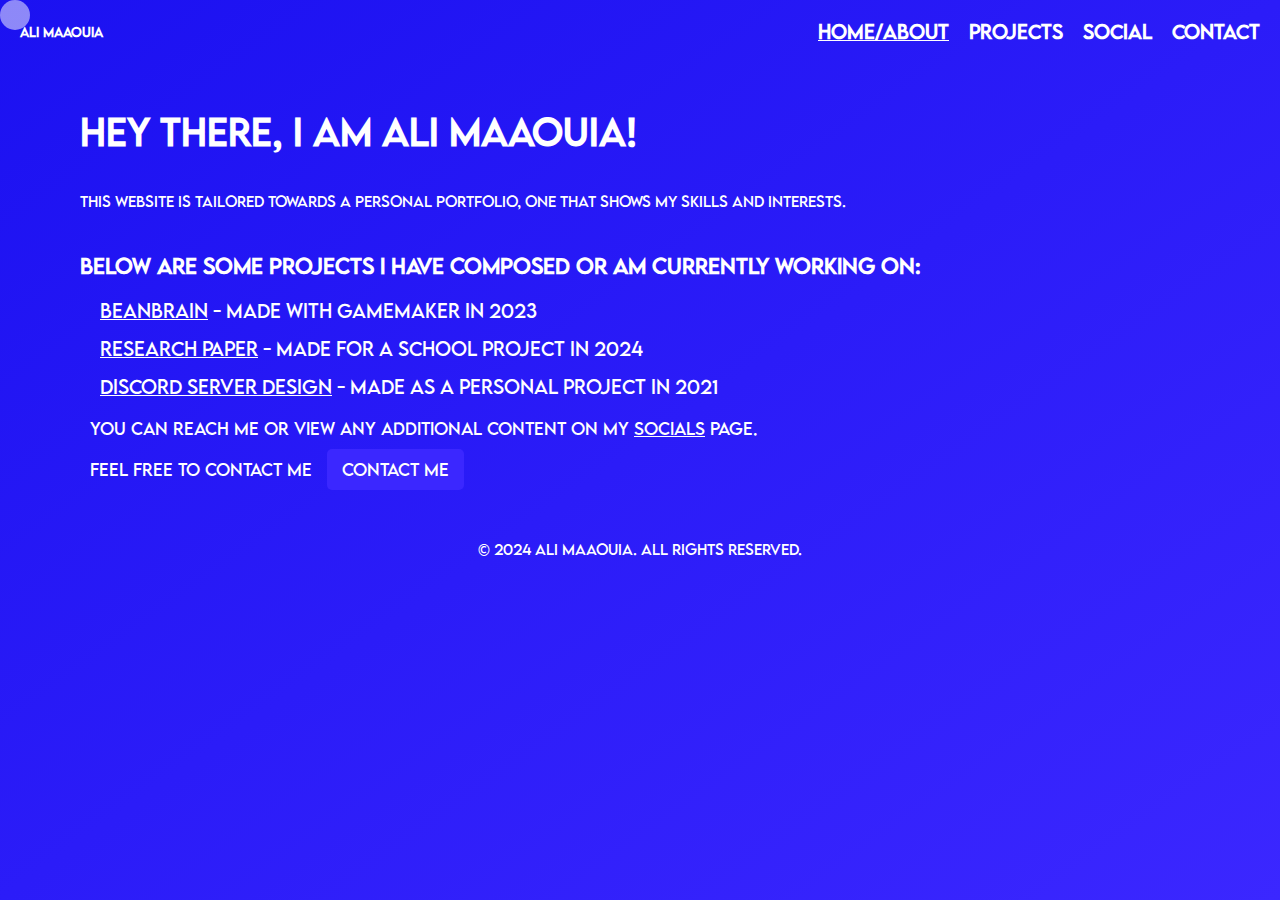
<file: index.html>
<!DOCTYPE html>
<html lang="en">
<head>
    <meta charset="UTF-8">
    <meta name="viewport" content="width=device-width, initial-scale=1.0">
    <title>Ali Maaouia</title>
    <link rel="stylesheet" href="style.css">
</head>
<body>
    <div class="custom-cursor"></div>
    <div class="container">
        <h4>Ali Maaouia</h4>

        <div class="menu">
            <p class="options"><a href="index.html" class="active">Home/About</a></p>
            <p class="options"><a href="project.html">Projects</a></p>
            <p class="options"><a href="social.html">Social</a></p>
            <p class="options"><a href="contact.html">Contact</a></p>
        </div>
    </div>

    <div class="content">
        <p class="intro">Hey there, I am Ali Maaouia!</p>
        <p class="p2 custom">This website is tailored towards a personal portfolio, one that shows my skills and interests.</p>
        <p class="p4">Below are some projects I have composed or am currently working on:</p>
        <div class="projects-links">
            <p class="project"><a href="project.html">BeanBrain</a> - Made with GameMaker in 2023</p>
            <p class="project"><a href="project.html">Research Paper</a> - Made for a school project in 2024</p>
            <p class="project"><a href="project.html">Discord Server Design</a> - Made as a personal project in 2021</p>
        </div>
        <p class="p5">You can reach me or view any additional content on my <a href="social.html">socials</a> page.</p>
        <p class="p6">Feel free to contact me</p>
        <a href="contact.html" class="contact-button">Contact Me</a>
    </div>

    <footer>
        <p>&copy; 2024 Ali Maaouia. All rights reserved.</p>
    </footer>

    <script src="script.js"></script>
</body>
</html>
</file>
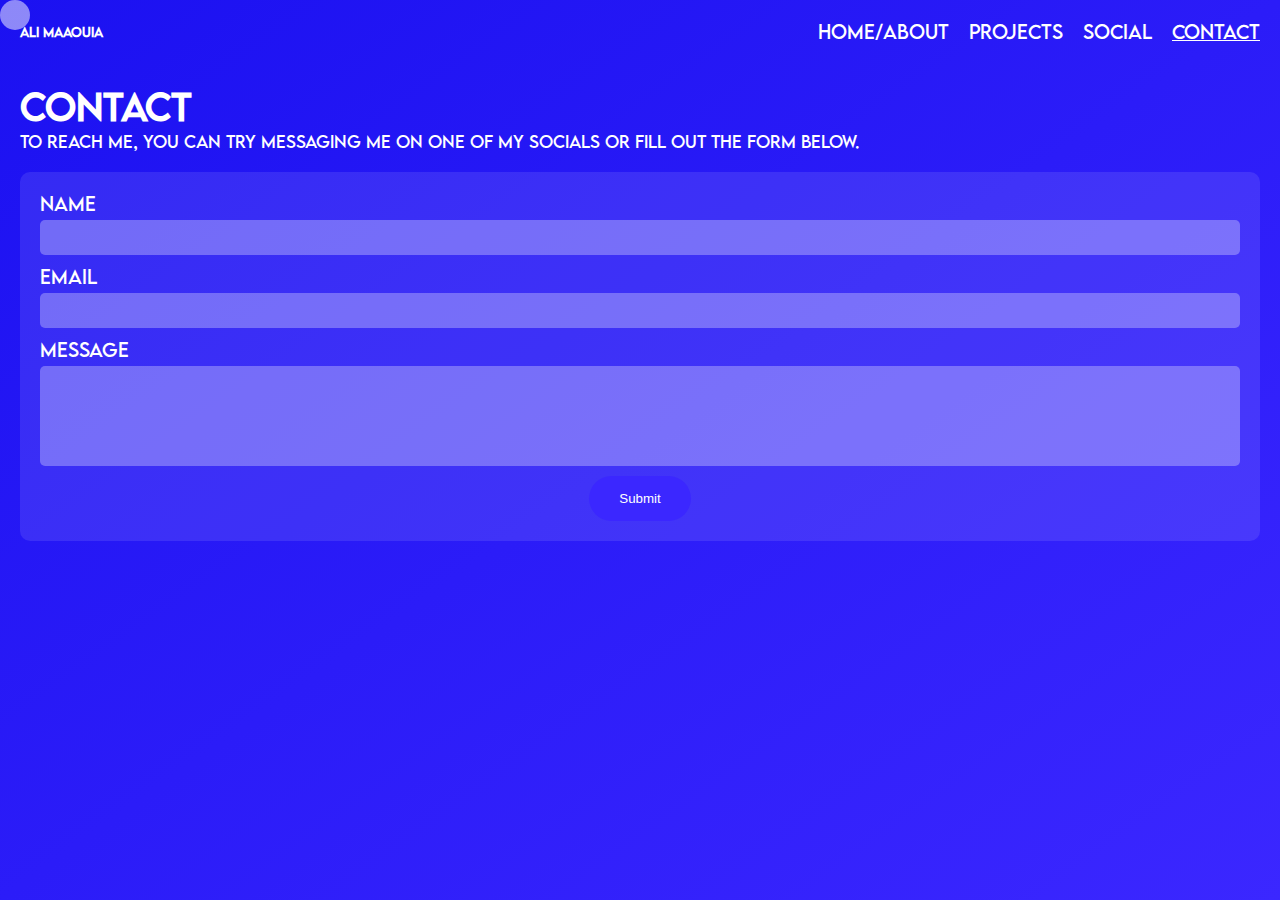
<file: contact.html>
<html lang="en">
<head>
    <meta charset="UTF-8">
    <meta name="viewport" content="width=device-width, initial-scale=1.0">
    <title>Contact - Ali Maaouia</title>
    <link rel="stylesheet" href="style.css">
</head>
<body>
    <div class="custom-cursor"></div>
    <div class="container">
        <h4>Ali Maaouia</h4>

        <div class="menu">
            <a href="index.html">Home/About</a>
            <a href="project.html">Projects</a>
            <a href="social.html">Social</a>
            <a href="#" class="active">Contact</a>
        </div>
    </div>

    <div class="content">
        <section id="contact">
            <h4 class="contact-title">Contact</h4>
            <p class="contact-info">To reach me, you can try messaging me on one of my socials or fill out the form below.</p>
            <form id="contact-form" class="contact-form">
                <label for="name">Name</label>
                <input type="text" id="name" name="name" required>
                <label for="email">Email</label>
                <input type="email" id="email" name="email" required>
                <label for="message">Message</label>
                <textarea id="message" name="message" rows="4" required></textarea>
                <button type="submit">Submit</button>
            </form>
            <div id="form-errors"></div>
        </section>
    </div>

    <script src="script.js"></script>
</body>
</html>
</file>
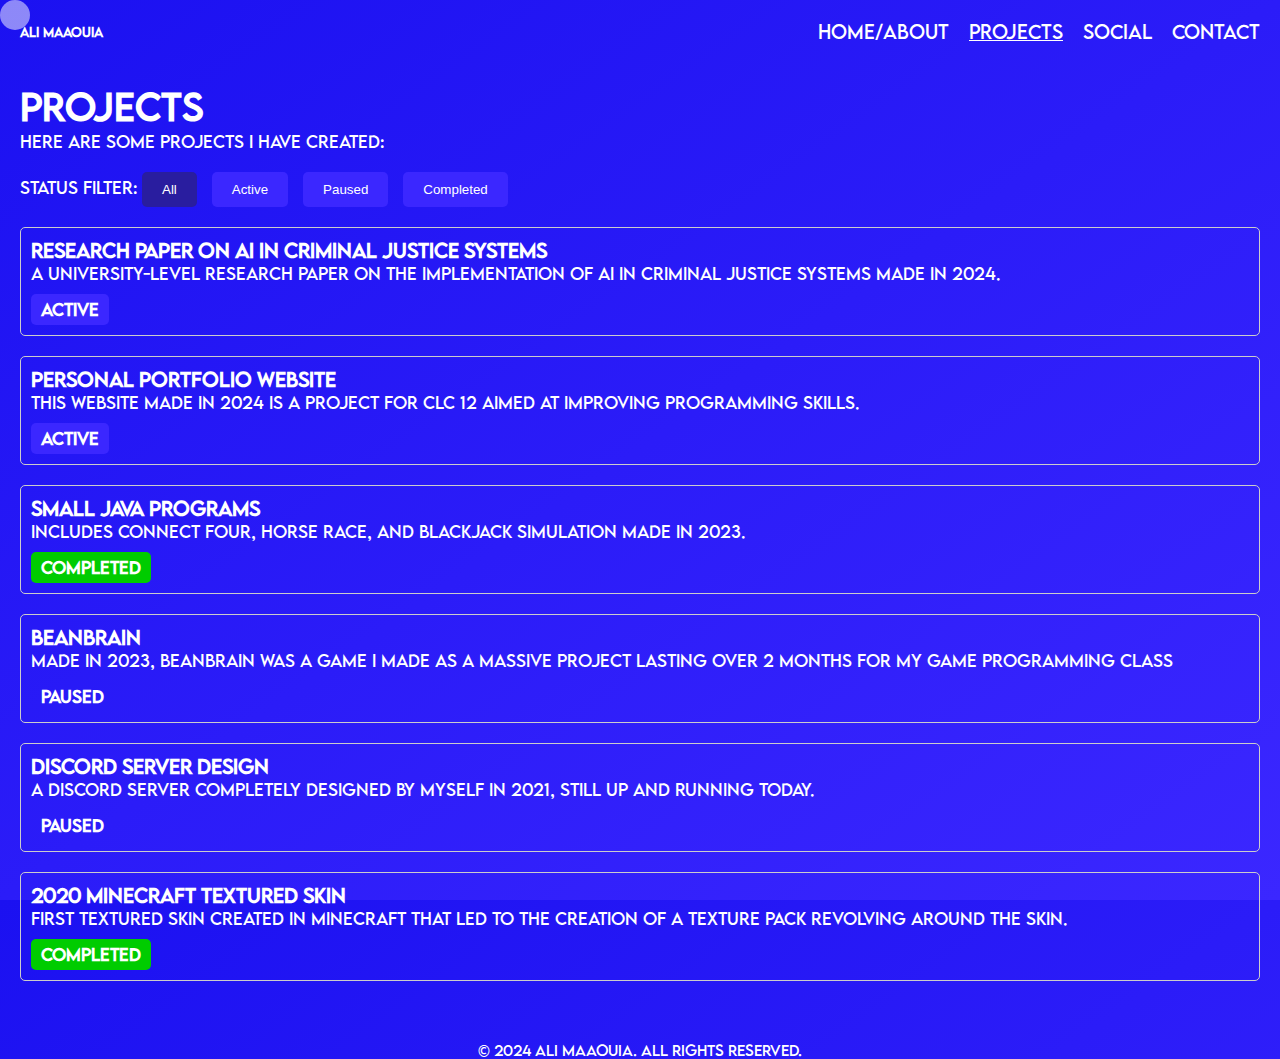
<file: project.html>
<!DOCTYPE html>
<html lang="en">
<head>
    <meta charset="UTF-8">
    <meta name="viewport" content="width=device-width, initial-scale=1.0">
    <title>Projects - Ali Maaouia</title>
    <link rel="stylesheet" href="style.css">
</head>
<body>
    <div class="custom-cursor"></div>
    <div class="container">
        <h4>Ali Maaouia</h4>
        <div class="menu">
            <a href="index.html">Home/About</a>
            <a href="project.html" class="active">Projects</a>
            <a href="social.html">Social</a>
            <a href="contact.html">Contact</a>
        </div>
    </div>

    <div class="content">
        <section id="projects">
            <h4 class="contact-title">Projects</h4>
            <p class="contact-info">Here are some projects I have created:</p>
            <div class="status-filter">
                <span>Status Filter:</span>
                <button id="all-btn" class="status-btn active">All</button>
                <button id="active-btn" class="status-btn">Active</button>
                <button id="paused-btn" class="status-btn">Paused</button>
                <button id="completed-btn" class="status-btn">Completed</button>
            </div>
            <ul id="project-list">
               
            </ul>
        </section>
    </div>

    <footer>
        <p>&copy; 2024 Ali Maaouia. All rights reserved.</p>
    </footer>

    <script src="script.js"></script>
    <script>
        document.addEventListener("DOMContentLoaded", function () {
            const projectList = document.getElementById('project-list');
            const allBtn = document.getElementById('all-btn');
            const activeBtn = document.getElementById('active-btn');
            const pausedBtn = document.getElementById('paused-btn');
            const completedBtn = document.getElementById('completed-btn');

            //all projects
            const projects = [
                {
                    name: 'BeanBrain',
                    description: 'Made in 2023, BeanBrain was a game I made as a massive project lasting over 2 months for my game programming class',
                    status: 'Paused',
                    date: '2023-01-01'
                },
                {
                    name: 'Personal Portfolio Website',
                    description: 'This website made in 2024 is a project for clc 12 aimed at improving programming skills.',
                    status: 'Active',
                    date: '2024-01-01'
                },
                {
                    name: 'Research Paper on AI in Criminal Justice Systems',
                    description: 'A university-level research paper on the implementation of AI in criminal justice systems made in 2024.',
                    status: 'Active',
                    date: '2024-02-01'
                },
                {
                    name: 'Discord Server Design',
                    description: 'A Discord server completely designed by myself in 2021, still up and running today.',
                    status: 'Paused',
                    date: '2021-01-01'
                },
                {
                    name: 'Small Java Programs',
                    description: 'Includes connect four, Horse Race, and blackjack simulation made in 2023.',
                    status: 'Completed',
                    date: '2023-02-01'
                },
                {
                    name: '2020 Minecraft Textured Skin',
                    description: 'First textured skin created in Minecraft that led to the creation of a texture pack revolving around the skin.',
                    status: 'Completed',
                    date: '2020-01-01'
                }
        
            ];

          
            function renderProjects(projectArray) {
                projectList.innerHTML = '';
                projectArray.sort((a, b) => new Date(b.date) - new Date(a.date)); // Sort projects by date
                projectArray.forEach(project => {
                    const listItem = document.createElement('li');
                    listItem.innerHTML = `
                        <div class="project-details">
                            <h3>${project.name}</h3>
                            <p>${project.description}</p>
                        </div>
                        <div class="project-status ${project.status.toLowerCase()}">${project.status}</div>
                    `;
                    projectList.appendChild(listItem);
                });
            }

           
            renderProjects(projects);

           
            allBtn.addEventListener('click', function () {
                renderProjects(projects);
                document.querySelectorAll('.status-btn').forEach(btn => btn.classList.remove('active'));
                this.classList.add('active');
            });

            activeBtn.addEventListener('click', function () {
                const activeProjects = projects.filter(project => project.status.toLowerCase() === 'active');
                renderProjects(activeProjects);
                document.querySelectorAll('.status-btn').forEach(btn => btn.classList.remove('active'));
                this.classList.add('active');
            });

            pausedBtn.addEventListener('click', function () {
                const pausedProjects = projects.filter(project => project.status.toLowerCase() === 'paused');
                renderProjects(pausedProjects);
                document.querySelectorAll('.status-btn').forEach(btn => btn.classList.remove('active'));
                this.classList.add('active');
            });

            completedBtn.addEventListener('click', function () {
                const completedProjects = projects.filter(project => project.status.toLowerCase() === 'completed');
                renderProjects(completedProjects);
                document.querySelectorAll('.status-btn').forEach(btn => btn.classList.remove('active'));
                this.classList.add('active');
            });
        });

        
    </script>
</body>
</html>
</file>
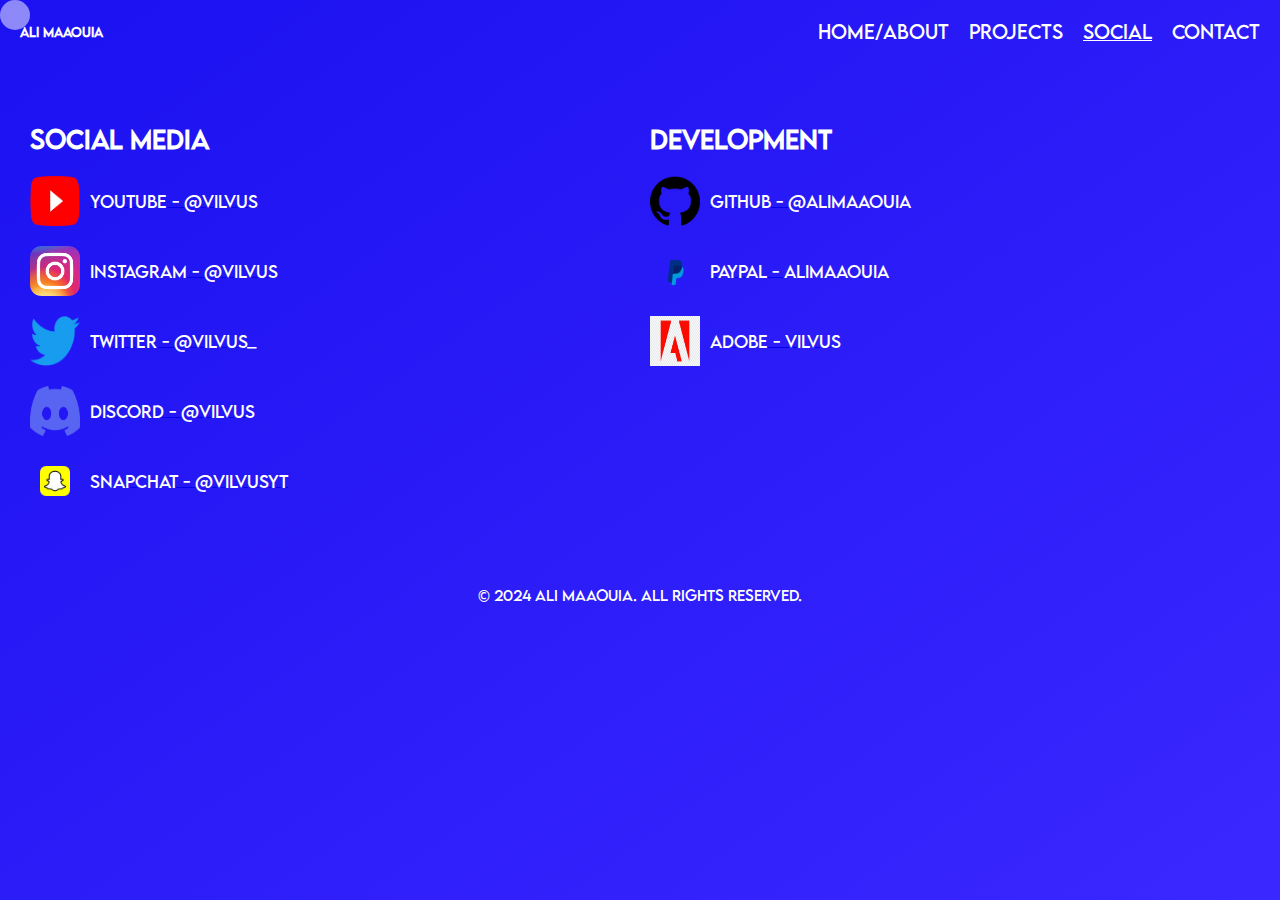
<file: social.html>
<!DOCTYPE html>
<html lang="en">
<head>
    <meta charset="UTF-8">
    <meta name="viewport" content="width=device-width, initial-scale=1.0">
    <title>Social - Ali Maaouia</title>
    <link rel="stylesheet" href="style.css">
</head>
<body>
    <div class="custom-cursor"></div>
    <div class="container">
        <h4>Ali Maaouia</h4>

        <div class="menu">
            <a href="index.html">Home/About</a>
            <a href="project.html">Projects</a>
            <a href="social.html" class="active">Social</a>
            <a href="contact.html">Contact</a>
        </div>
    </div>

    <div class="content">
        <section id="social">
            <div class="social-links">
                <div class="social-media">
                    <h4>Social Media</h4>
                    <ul>
                        <li><a href="https://www.youtube.com/channel/UCpvsxKzo3EKZw63xjtNeLnA" target="_blank"><img src="Images/Youtube_logo.png" alt="YouTube"><span class="social-name">YouTube - @Vilvus</span></a></li>
                        <li><a href="https://www.instagram.com/vilvus_/" target="_blank"><img src="Images/Instagram_icon.png" alt="Instagram"><span class="social-name">Instagram - @Vilvus</span></a></li>
                        <li><a href="https://twitter.com/Vilvus_" target="_blank"><img src="Images/Logo_of_Twitter.svg.png" alt="Twitter"><span class="social-name">Twitter - @Vilvus_</span></a></li>
                        <li><a href="https://discord.com/channels/@Vilvus" target="_blank"><img src="Images/636e0a6a49cf127bf92de1e2_icon_clyde_blurple_RGB.png" alt="Discord"><span class="social-name">Discord - @Vilvus</span></a></li>
                        <li><a href="https://web.snapchat.com/vilvusyt" target="_blank"><img src="Images/snapchat-logo-snapchat-icon-transparent-free-png.webp" alt="Snapchat"><span class="social-name">Snapchat - @Vilvusyt</span></a></li>
                    </ul>
                </div>
                <div class="development">
                    <h4>Development</h4>
                    <ul>
                        <li><a href="https://github.com/AliMaaouia" target="_blank"><img src="Images/25231.png" alt="GitHub"><span class="social-name">GitHub - @AliMaaouia</span></a></li>
                        <li><a href="https://www.paypal.com/myaccount/summary" target="_blank"><img src="Images/paypal_PNG7.png" alt="Paypal"><span class="social-name">Paypal - AliMaaouia</span></a></li>
                        <li><a href="https://account.adobe.com/?lang=en" target="_blank"><img src="Images/7d3aa450915125e7948175e1123a199a.jpg" alt="Adobe"><span class="social-name">Adobe - Vilvus</span></a></li>
                    </ul>
                </div>
            </div>
        </section>
    </div>
    

    <footer>
        <p>&copy; 2024 Ali Maaouia. All rights reserved.</p>
    </footer>

    <script src="script.js"></script>
</body>
</html>
</file>
<file: style.css>
@font-face {
    font-family: myFont;
    src: url(lemonmilk.ttf);
}

@font-face {
    font-family: myFont2;
    src: url(candy.ttf);
}

* {
    margin: 0;
    padding: 0;
    box-sizing: border-box;
}

body {
    height: 100vh;
    background-color: #1b11f1;
    background-image: linear-gradient(to bottom right, #1b11f1, #3b27ff);
    overflow: hidden;
    overflow-y: scroll;
    /* Fallback fonts */
    font-family: myFont;
    color: white;
}

@keyframes fadeIn {
    0% {
        opacity: 0;
        transform: translateY(-20px);
    }
    100% {
        opacity: 1;
        transform: translateY(0);
    }
}


@keyframes slideIn {
    0% {
        opacity: 0;
        transform: translateX(-20px);
    }
    100% {
        opacity: 1;
        transform: translateX(0);
    }
}


h4, .p2, .p3, .intro, .p4, .p5, .p6, .contact-button, .project {
    animation: fadeIn 1s ease-out; 
    font-family: myFont;
}

.menu a {
    animation: slideIn 1s ease-out; 
}

.contact-title, .contact-info, .contact-form {
    animation: fadeIn 1s ease-out; 
}

.container {
    display: flex;
    align-items: center;
    justify-content: space-between;
    padding: 20px;
}

h4 {
    font-size: 12px;
    font-weight: bold;
}

.menu {
    display: flex;
    gap: 20px;
}

.menu a {
    color: white;
    text-decoration: none;
    font-size: 18px;
}

.menu a.active {
    text-decoration: underline;
}



.content {
    padding: 20px;
}
.intro {
    font-size: 35px;
    font-weight: bold;
    margin-bottom: 20px;
    padding-left: 60px;
    padding-top: 25px;
}

.p4 {
    font-size: 20px;
    margin-top: 40px;
    padding-left: 60px;
    font-family: myFont;
    padding-right: 20px; 
    font-weight: bold;
    
}

.p6 {
    font-size: 16px;
    margin-top: 40px;
    padding-left: 60px;
}

.contact-container {
    padding-left: 60px;
    display: inline-block; 
}

.contact-button {
    background-color: #3b27ff;
    color: white;
    border: none;
    padding: 10px 15px;
    cursor: pointer;
    border-radius: 5px;
    text-decoration: none; 
}

.contact-button:hover {
    background-color: #291d9f;
}

.p6 {
    font-size: 16px;
    display: inline-block; 
    margin-right: 10px; 
    font-family: myFont2;
}

.p5 {
    font-size: 16px;
    margin-top: 40px;
    padding-left: 60px;
    font-family: myFont;
}

.p5 a {
    color: white;
    text-decoration: underline;
}

.p5 a:hover {
    color: #ccc; 
}

footer {
    text-align: center;
    margin-top: 40px;
}

footer p {
    font-size: 14px;
}
.options {
    font-weight: bold;
}
.p2,
.p3 {
    font-size: 16px;
    line-height: 1.5;
    padding-left: 60px;
    padding-top: 15px;
    font-family: myFont;
}

.p2.custom,
.p3.custom {
    font-size: 14px;
    font-family: myFont;
}

.contact-title {
    font-size: 35px;
    font-family: myFont;
}

.contact-info {
    margin-bottom: 20px;
}

.projects-links {
    margin-top: 20px;
    padding-left: 60px;
}

.projects-links .project {
    margin-bottom: 15px; 
    font-size: 18px;
    padding-left: 20px; 
}

.projects-links .project a {
    color: #fff;
    text-decoration: none;
    text-decoration: underline;
}

.projects-links .project a:hover {
    color: #ccc;
    text-decoration: underline;
}

.projects-links .project a:hover {
    transform: scale(1.05);
    transition: transform 0.3s ease;
}

.p5,
.p6 {
    padding-left: 70px; 
    margin-top: 20px; 
    font-family: myFont;
}

.contact-form {
    background-color: rgba(255, 255, 255, 0.1);
    padding: 20px;
    border-radius: 10px;
    margin-top: 20px;
}

.contact-form label {
    font-size: 18px;
    margin-bottom: 5px;
    display: block;
}

.contact-form input[type="text"],
.contact-form input[type="email"],
.contact-form textarea {
    width: 100%;
    padding: 10px;
    margin-bottom: 10px;
    border: none;
    background-color: rgba(255, 255, 255, 0.3);
    color: #ffffff;
    border-radius: 5px;
}

.contact-form textarea {
    resize: none;
    height: 100px;
}

.contact-form button {
    background-color: #3b27ff;
    color: white;
    border: none;
    padding: 15px 30px;
    cursor: pointer;
    border-radius: 25px;
    display:  block;
    margin: 0 auto;
    transition: background-color 0.3s ease;
}

.contact-form button:hover {
    background-color: #291d9f;
}

.social-links {
    display: flex;
    justify-content: space-around;
    margin-top: 40px;
    transition: transform 0.3s ease, opacity 0.3s ease; 
}

.social-media,
.development {
    flex: 1;
    margin: 0 10px;
    transition: transform 0.3s ease, opacity 0.3s ease; 
}

.social-media h4,
.development h4 {
    font-size: 24px;
    margin-bottom: 20px;
    color: #ffffff;
    transition: transform 0.3s ease, opacity 0.3s ease; 
}

.social-media ul,
.development ul {
    list-style: none;
    padding: 0;
    transition: transform 0.3s ease, opacity 0.3s ease; 
}

.social-media li,
.development li {
    margin-bottom: 20px;
    transition: transform 0.3s ease, opacity 0.3s ease; 
}

.social-media img,
.development img,
.social-name {
    width: 50px;
    height: 50px;
    margin-right: 10px;
    vertical-align: middle;
    transition: transform 0.3s ease, opacity 0.3s ease; 
}

.social-media img:hover,
.development img:hover,
.social-name:hover {
    transform: scale(1.1);
    opacity: 0.8;
    transition: transform 0.3s ease, opacity 0.3s ease; 
}

.social-name {
    font-size: 16px;
    color: #ffffff;
    vertical-align: middle;
    transition: transform 0.3s ease, opacity 0.3s ease; 
}

/* Responsive design */
@media only screen and (max-width: 768px) {
    .social-links {
        flex-direction: column;
        align-items: center;
    }
}

.status-filter {
    margin-bottom: 20px;
}

.status-btn {
    background-color: #3b27ff;
    color: white;
    border: none;
    padding: 10px 20px;
    cursor: pointer;
    border-radius: 5px;
    margin-right: 10px;
}

.status-btn.active {
    background-color: #291d9f;
}

.project-details {
    margin-bottom: 10px;
}

.project-status {
    display: inline-block;
    padding: 5px 10px;
    border-radius: 5px;
    font-weight: bold;
}

.project-status.active {
    background-color: #3b27ff;
    color: white;
}

.project-status.ongoing {
    background-color: #ffcc00;
    color: black;
}

.project-status.completed {
    background-color: #00cc00;
    color: white;
}

.project-status.offline {
    background-color: #999999;
    color: white;
}

#project-list {
    list-style-type: none;
    padding: 0;
}

#project-list li {
    margin-bottom: 20px;
    border: 1px solid #ccc;
    border-radius: 5px;
    padding: 10px;
}

#project-list li:last-child {
    margin-bottom: 0;
}

.custom-cursor {
    width: 30px;
    height: 30px;
    background-color: rgba(255, 255, 255, 0.5); 
    border-radius: 50%;
    position: absolute;
    pointer-events: none;
    transition: transform 0.9s ease-out; 
    z-index: 9999;
}

.custom-cursor.active {
    width: 25px;
    height: 25px;
    border-width: 3px;
    background-color: rgba(255, 255, 255, 0.3);
}
</file>
